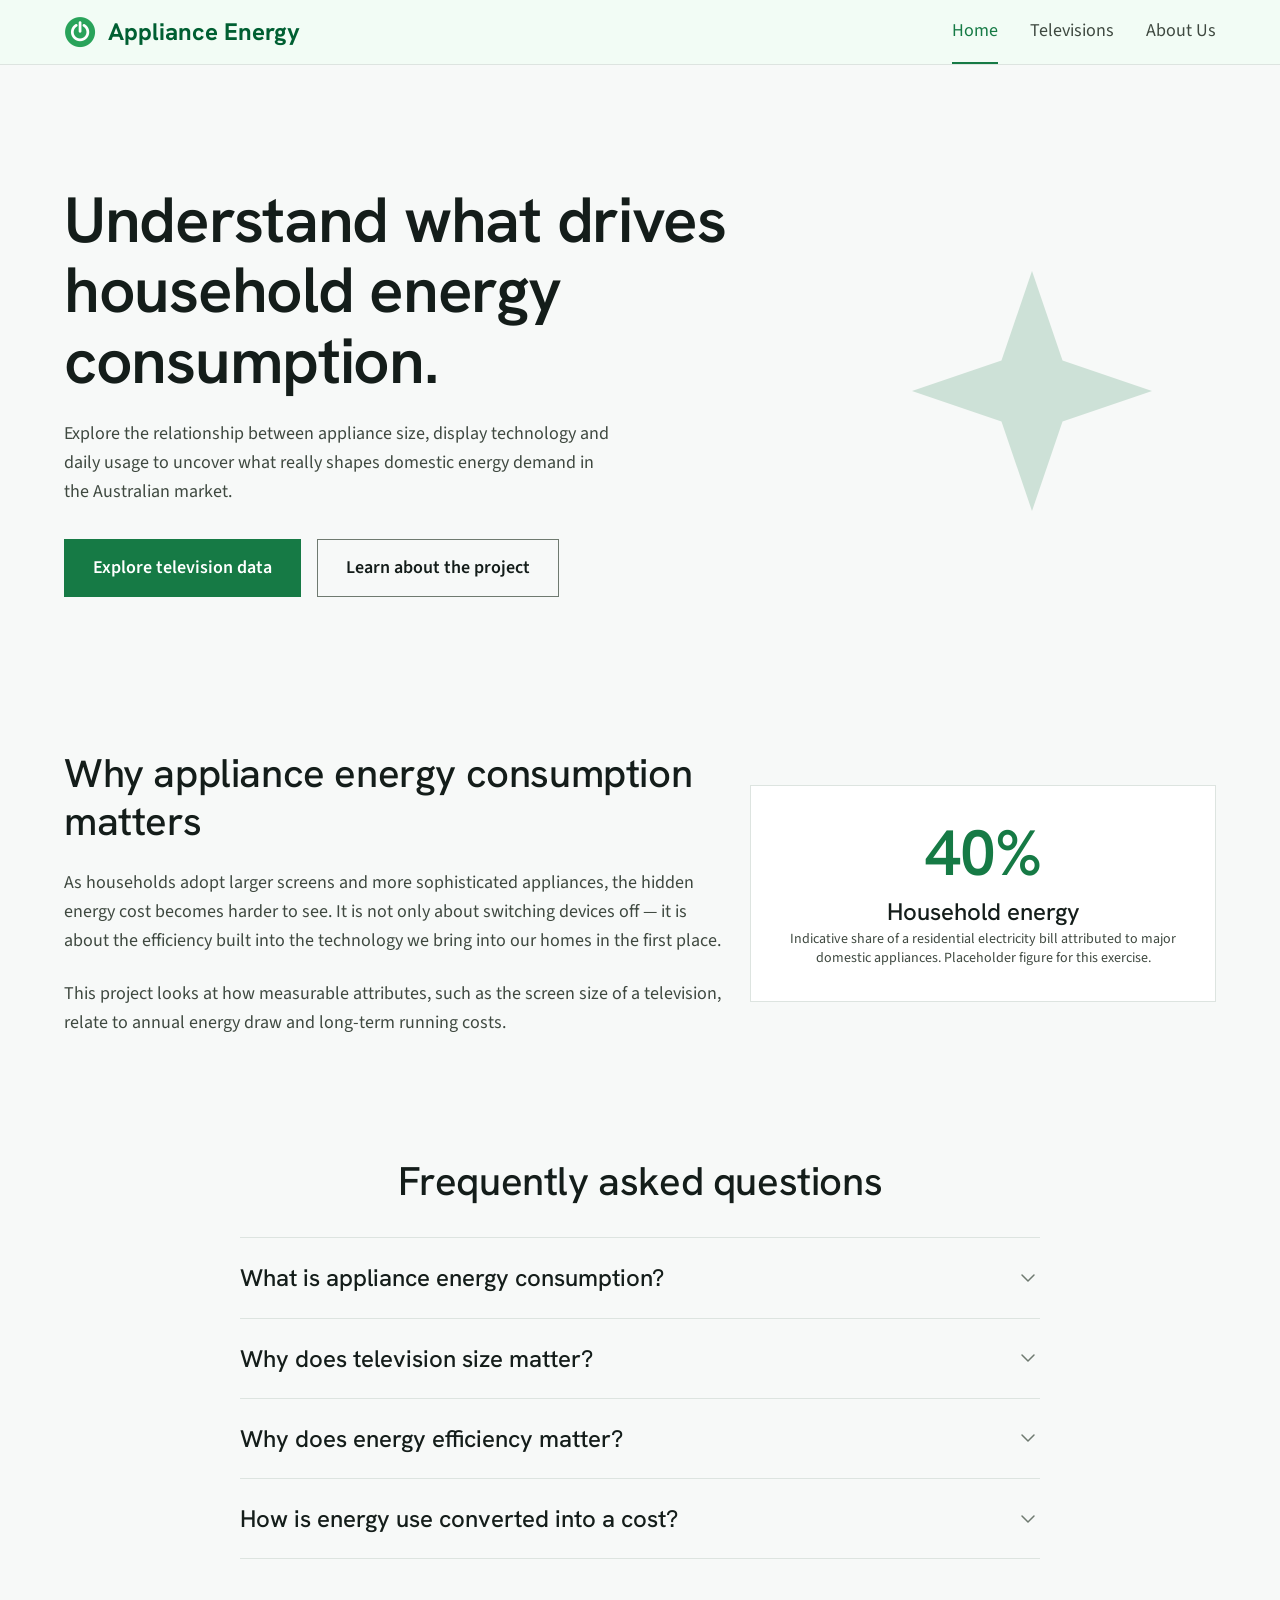
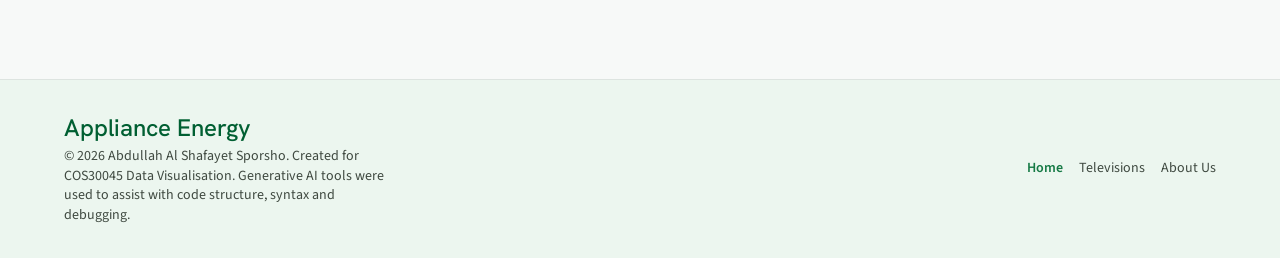
<file: index.html>
<!DOCTYPE html>
<html lang="en">
<head>
    <meta charset="UTF-8">
    <meta name="viewport" content="width=device-width, initial-scale=1.0">
    <title>Home | Appliance Energy Consumption</title>
    <link rel="preconnect" href="https://fonts.googleapis.com">
    <link rel="preconnect" href="https://fonts.gstatic.com" crossorigin>
    <link href="https://fonts.googleapis.com/css2?family=Hanken+Grotesk:wght@500;600;700&family=Source+Sans+3:wght@400;600&display=swap" rel="stylesheet">
    <link rel="stylesheet" href="assets/css/style.css">
</head>
<body>
    <a class="skip-link" href="#main">Skip to content</a>

    <header class="site-header">
        <div class="container navbar">
            <a href="index.html" class="brand" aria-label="Appliance Energy Consumption home">
                <img src="assets/img/PowerIcon.png" alt="Power logo">
                <span class="brand-name">Appliance Energy</span>
            </a>

            <nav id="primary-nav" aria-label="Primary">
                <ul class="nav-links">
                    <li><a class="active" href="index.html">Home</a></li>
                    <li><a href="televisions.html">Televisions</a></li>
                    <li><a href="about.html">About Us</a></li>
                </ul>
            </nav>

            <button class="nav-toggle" id="nav-toggle" type="button"
                    aria-controls="primary-nav" aria-expanded="false" aria-label="Open menu">
                <svg class="icon" viewBox="0 0 24 24" aria-hidden="true">
                    <path d="M4 7h16M4 12h16M4 17h16"></path>
                </svg>
            </button>
        </div>
    </header>

    <main id="main">
        <!-- Hero -->
        <section class="hero">
            <div class="container grid items-center">
                <div class="span-8 hero__copy">
                    <h1 class="display">Understand what drives household energy consumption.</h1>
                    <p class="body-main lead">
                        Explore the relationship between appliance size, display technology
                        and daily usage to uncover what really shapes domestic energy demand
                        in the Australian market.
                    </p>
                    <div class="btn-row">
                        <a class="btn btn--primary" href="televisions.html">Explore television data</a>
                        <a class="btn btn--secondary" href="about.html">Learn about the project</a>
                    </div>
                </div>
                <div class="span-4 hero__motif" aria-hidden="true">
                    <svg viewBox="0 0 200 200" xmlns="http://www.w3.org/2000/svg">
                        <path d="M100 0L125.438 74.5621L200 100L125.438 125.438L100 200L74.5621 125.438L0 100L74.5621 74.5621L100 0Z"></path>
                    </svg>
                </div>
            </div>
        </section>

        <!-- Why it matters -->
        <section class="section">
            <div class="container grid items-center">
                <div class="span-7 stack-md">
                    <h2 class="headline-section">Why appliance energy consumption matters</h2>
                    <p class="body-main">
                        As households adopt larger screens and more sophisticated appliances,
                        the hidden energy cost becomes harder to see. It is not only about
                        switching devices off &mdash; it is about the efficiency built into the
                        technology we bring into our homes in the first place.
                    </p>
                    <p class="body-main">
                        This project looks at how measurable attributes, such as the screen
                        size of a television, relate to annual energy draw and long-term
                        running costs.
                    </p>
                </div>
                <div class="span-5">
                    <div class="stat-card">
                        <span class="stat-card__figure">40%</span>
                        <span class="headline-chart">Household energy</span>
                        <p class="annotation">
                            Indicative share of a residential electricity bill attributed to
                            major domestic appliances. Placeholder figure for this exercise.
                        </p>
                    </div>
                </div>
            </div>
        </section>

        <!-- FAQ -->
        <section class="section">
            <div class="container">
                <h2 class="headline-section text-center mb-md">
                    Frequently asked questions
                </h2>

                <div class="faq-list">
                    <div class="faq-item">
                        <button class="faq-question" type="button" aria-expanded="false">
                            <span>What is appliance energy consumption?</span>
                            <svg class="icon faq-chevron" viewBox="0 0 24 24" aria-hidden="true">
                                <path d="M6 9l6 6 6-6"></path>
                            </svg>
                        </button>
                        <div class="faq-answer">
                            <p class="body-main">
                                Appliance energy consumption is the amount of electrical energy a
                                household device uses over a period of time. It is normally measured
                                in kilowatt hours (kWh) and is a primary factor in a residential
                                electricity bill.
                            </p>
                        </div>
                    </div>

                    <div class="faq-item">
                        <button class="faq-question" type="button" aria-expanded="false">
                            <span>Why does television size matter?</span>
                            <svg class="icon faq-chevron" viewBox="0 0 24 24" aria-hidden="true">
                                <path d="M6 9l6 6 6-6"></path>
                            </svg>
                        </button>
                        <div class="faq-answer">
                            <p class="body-main">
                                The area of a screen is related to how much light it has to produce.
                                Larger screens generally need more power to illuminate, which tends to
                                raise energy consumption even when the panel technology is efficient.
                            </p>
                        </div>
                    </div>

                    <div class="faq-item">
                        <button class="faq-question" type="button" aria-expanded="false">
                            <span>Why does energy efficiency matter?</span>
                            <svg class="icon faq-chevron" viewBox="0 0 24 24" aria-hidden="true">
                                <path d="M6 9l6 6 6-6"></path>
                            </svg>
                        </button>
                        <div class="faq-answer">
                            <p class="body-main">
                                An efficient appliance uses less electricity to do the same job, which
                                can reduce running costs over the life of the product and lower the
                                energy a household draws overall.
                            </p>
                        </div>
                    </div>

                    <div class="faq-item">
                        <button class="faq-question" type="button" aria-expanded="false">
                            <span>How is energy use converted into a cost?</span>
                            <svg class="icon faq-chevron" viewBox="0 0 24 24" aria-hidden="true">
                                <path d="M6 9l6 6 6-6"></path>
                            </svg>
                        </button>
                        <div class="faq-answer">
                            <p class="body-main">
                                Energy use in kilowatt hours is multiplied by the electricity
                                price. Retail tariffs are usually quoted in cents per kilowatt
                                hour, so the price is divided by 100 to work in dollars.
                            </p>
                        </div>
                    </div>
                </div>
            </div>
        </section>
    </main>

    <footer class="site-footer">
        <div class="container">
            <div>
                <div class="site-footer__brand">Appliance Energy</div>
                <p>
                    &copy; <span id="year"></span> Abdullah Al Shafayet Sporsho. Created for COS30045 Data
                    Visualisation. Generative AI tools were used to assist with code
                    structure, syntax and debugging.
                </p>
            </div>
            <nav class="footer-links" aria-label="Footer">
                <a class="active" href="index.html">Home</a>
                <a href="televisions.html">Televisions</a>
                <a href="about.html">About Us</a>
            </nav>
        </div>
    </footer>

    <script src="assets/js/script.js"></script>
</body>
</html>
</file>
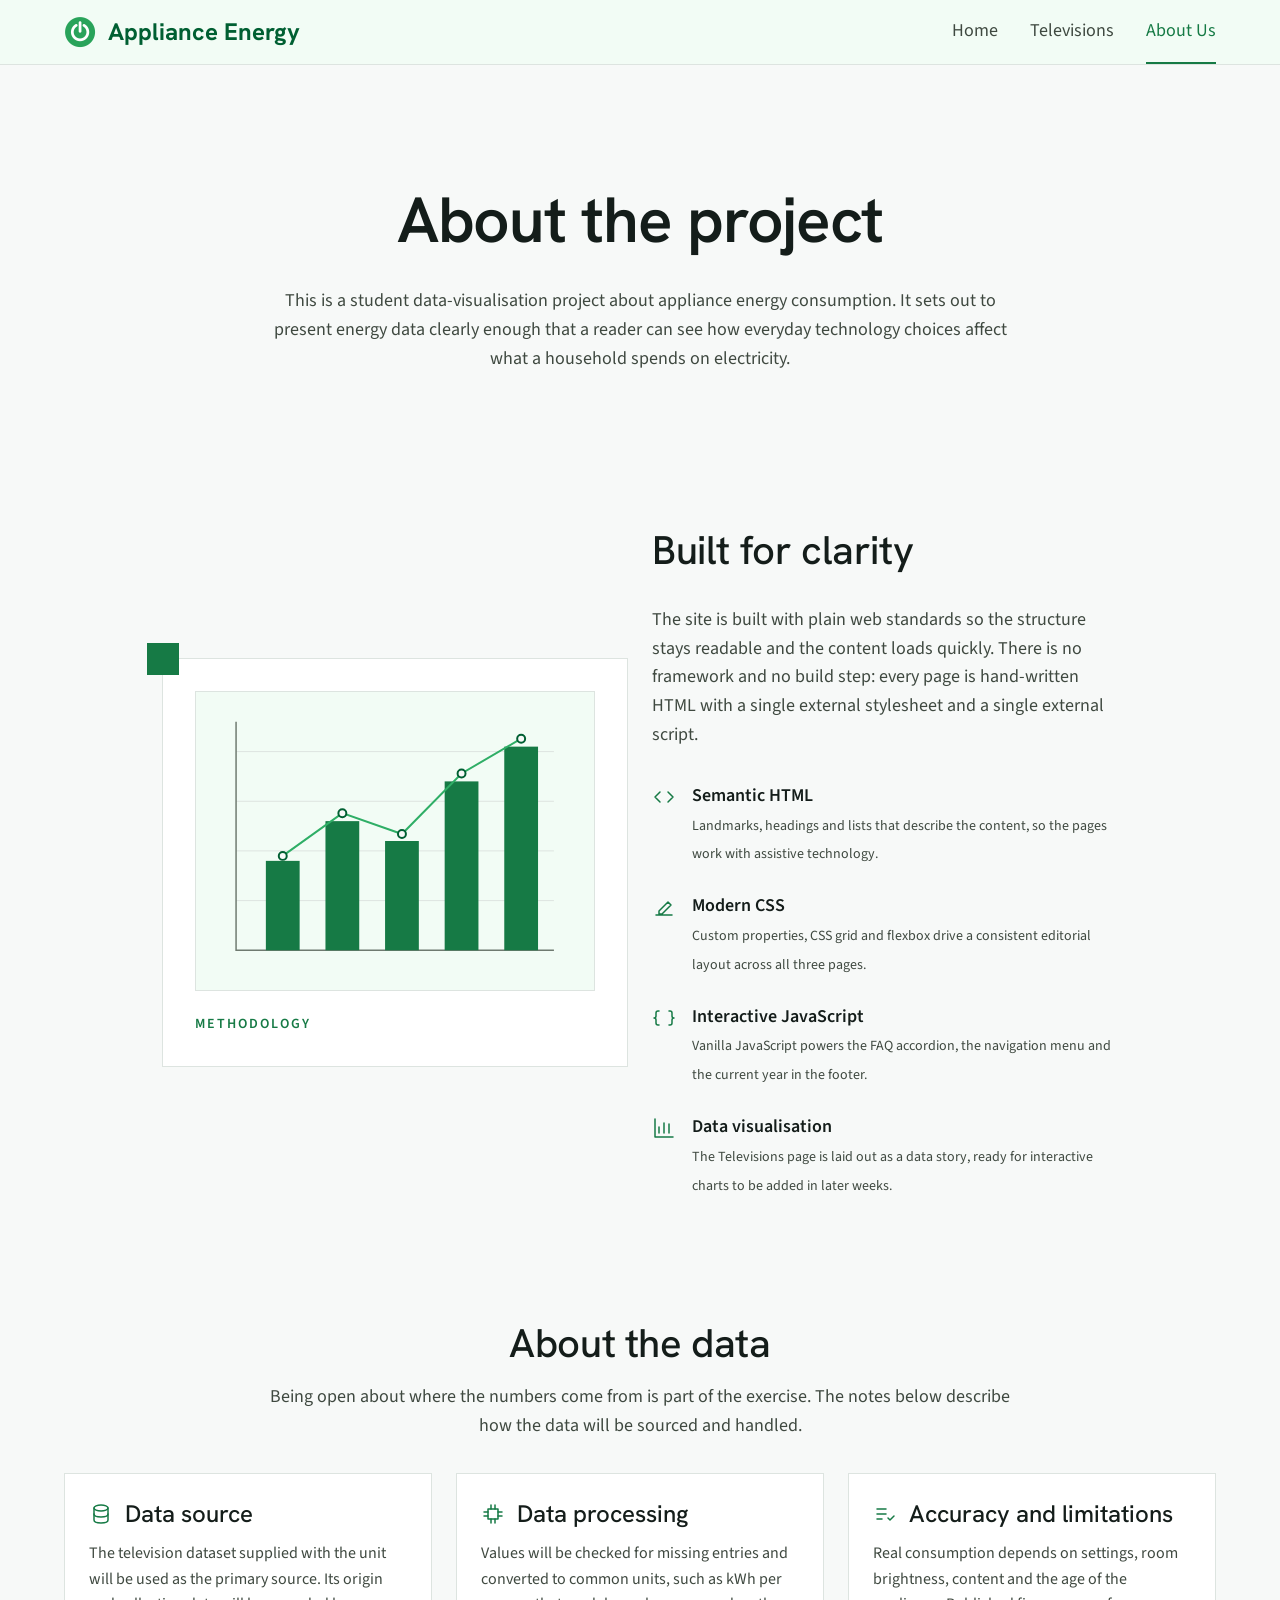
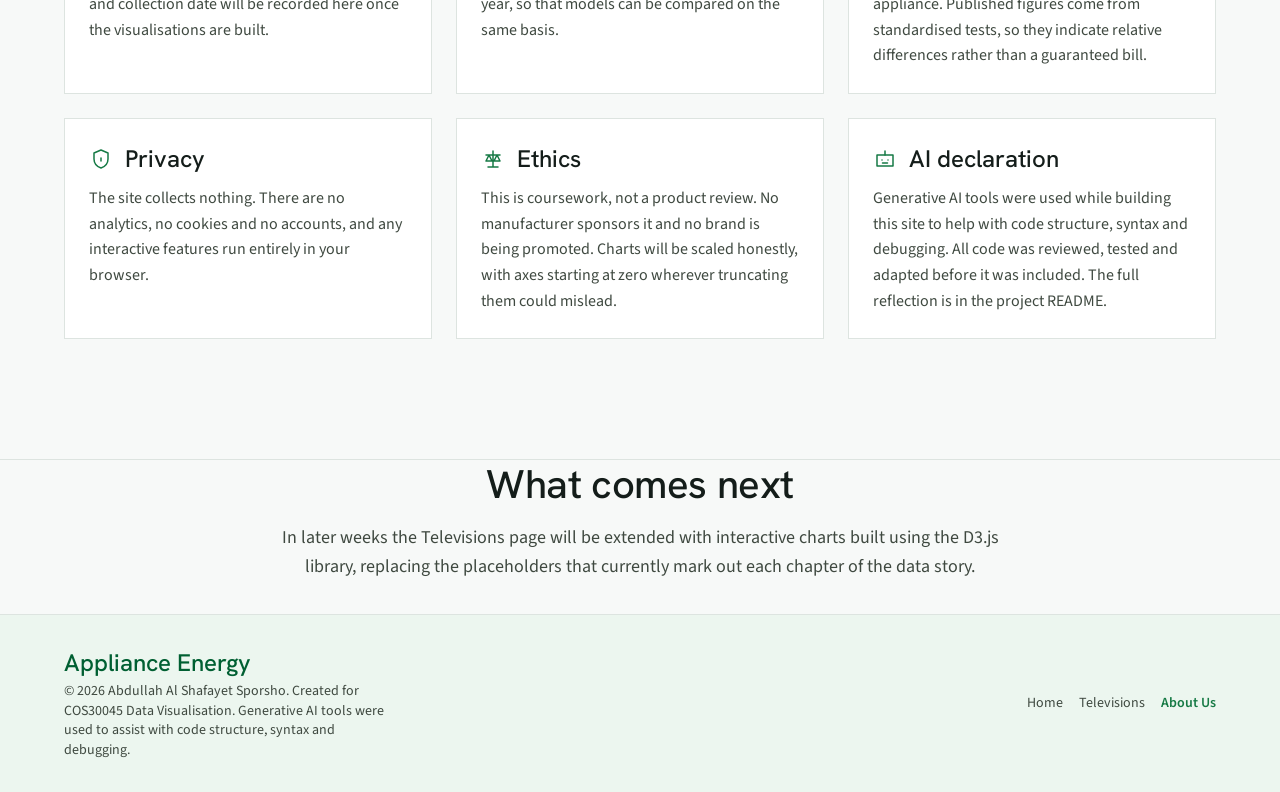
<file: about.html>
<!DOCTYPE html>
<html lang="en">
<head>
    <meta charset="UTF-8">
    <meta name="viewport" content="width=device-width, initial-scale=1.0">
    <title>About Us | Appliance Energy Consumption</title>
    <link rel="preconnect" href="https://fonts.googleapis.com">
    <link rel="preconnect" href="https://fonts.gstatic.com" crossorigin>
    <link href="https://fonts.googleapis.com/css2?family=Hanken+Grotesk:wght@500;600;700&family=Source+Sans+3:wght@400;600&display=swap" rel="stylesheet">
    <link rel="stylesheet" href="assets/css/style.css">
</head>
<body>
    <a class="skip-link" href="#main">Skip to content</a>

    <header class="site-header">
        <div class="container navbar">
            <a href="index.html" class="brand" aria-label="Appliance Energy Consumption home">
                <img src="assets/img/PowerIcon.png" alt="Power logo">
                <span class="brand-name">Appliance Energy</span>
            </a>

            <nav id="primary-nav" aria-label="Primary">
                <ul class="nav-links">
                    <li><a href="index.html">Home</a></li>
                    <li><a href="televisions.html">Televisions</a></li>
                    <li><a class="active" href="about.html">About Us</a></li>
                </ul>
            </nav>

            <button class="nav-toggle" id="nav-toggle" type="button"
                    aria-controls="primary-nav" aria-expanded="false" aria-label="Open menu">
                <svg class="icon" viewBox="0 0 24 24" aria-hidden="true">
                    <path d="M4 7h16M4 12h16M4 17h16"></path>
                </svg>
            </button>
        </div>
    </header>

    <main id="main">
        <!-- Hero -->
        <section class="hero">
            <div class="container grid">
                <div class="col-centered text-center">
                    <h1 class="display mb-md">About the project</h1>
                    <p class="body-main">
                        This is a student data-visualisation project about appliance energy
                        consumption. It sets out to present energy data clearly enough that a
                        reader can see how everyday technology choices affect what a household
                        spends on electricity.
                    </p>
                </div>
            </div>
        </section>

        <!-- Built for clarity -->
        <section class="section">
            <div class="container grid items-center">
                <div class="col-offset-2">
                    <div class="card card--tabbed">
                        <div class="method-figure">
                            <!-- Decorative figure: an abstract chart drawn in SVG so the page
                                 has no external image dependency. -->
                            <svg viewBox="0 0 400 300" xmlns="http://www.w3.org/2000/svg" aria-hidden="true">
                                <g stroke="#dde4e0" stroke-width="1">
                                    <path d="M40 60h320M40 110h320M40 160h320M40 210h320"></path>
                                </g>
                                <path d="M40 30v230h320" fill="none" stroke="#6f7a70" stroke-width="1.5"></path>
                                <g fill="#167a45">
                                    <rect x="70" y="170" width="34" height="90"></rect>
                                    <rect x="130" y="130" width="34" height="130"></rect>
                                    <rect x="190" y="150" width="34" height="110"></rect>
                                    <rect x="250" y="90" width="34" height="170"></rect>
                                    <rect x="310" y="55" width="34" height="205"></rect>
                                </g>
                                <path d="M87 165 L147 122 L207 143 L267 82 L327 47" fill="none"
                                      stroke="#2fae66" stroke-width="2"></path>
                                <g fill="#f7f9f8" stroke="#005f32" stroke-width="2">
                                    <circle cx="87" cy="165" r="4"></circle>
                                    <circle cx="147" cy="122" r="4"></circle>
                                    <circle cx="207" cy="143" r="4"></circle>
                                    <circle cx="267" cy="82" r="4"></circle>
                                    <circle cx="327" cy="47" r="4"></circle>
                                </g>
                            </svg>
                        </div>
                        <p class="eyebrow">Methodology</p>
                    </div>
                </div>

                <div class="span-5">
                    <h2 class="headline-section mb-md">Built for clarity</h2>
                    <p class="body-main mb-md">
                        The site is built with plain web standards so the structure stays readable
                        and the content loads quickly. There is no framework and no build step:
                        every page is hand-written HTML with a single external stylesheet and a
                        single external script.
                    </p>
                    <ul class="method-list">
                        <li>
                            <svg class="icon" viewBox="0 0 24 24" aria-hidden="true">
                                <path d="M8 7l-5 5 5 5M16 7l5 5-5 5"></path>
                            </svg>
                            <div>
                                <strong>Semantic HTML</strong>
                                <span class="annotation">
                                    Landmarks, headings and lists that describe the content, so the
                                    pages work with assistive technology.
                                </span>
                            </div>
                        </li>
                        <li>
                            <svg class="icon" viewBox="0 0 24 24" aria-hidden="true">
                                <path d="M4 20h16M7 16l9-9 3 3-9 9H7z"></path>
                            </svg>
                            <div>
                                <strong>Modern CSS</strong>
                                <span class="annotation">
                                    Custom properties, CSS grid and flexbox drive a consistent
                                    editorial layout across all three pages.
                                </span>
                            </div>
                        </li>
                        <li>
                            <svg class="icon" viewBox="0 0 24 24" aria-hidden="true">
                                <path d="M7 5H6a2 2 0 00-2 2v3a2 2 0 01-2 2 2 2 0 012 2v3a2 2 0 002 2h1M17 5h1a2 2 0 012 2v3a2 2 0 002 2 2 2 0 00-2 2v3a2 2 0 01-2 2h-1"></path>
                            </svg>
                            <div>
                                <strong>Interactive JavaScript</strong>
                                <span class="annotation">
                                    Vanilla JavaScript powers the FAQ accordion, the navigation
                                    menu and the current year in the footer.
                                </span>
                            </div>
                        </li>
                        <li>
                            <svg class="icon" viewBox="0 0 24 24" aria-hidden="true">
                                <path d="M3 3v18h18M7 17v-6M12 17V7M17 17v-9"></path>
                            </svg>
                            <div>
                                <strong>Data visualisation</strong>
                                <span class="annotation">
                                    The Televisions page is laid out as a data story, ready for
                                    interactive charts to be added in later weeks.
                                </span>
                            </div>
                        </li>
                    </ul>
                </div>
            </div>
        </section>

        <!-- About the data -->
        <section class="section">
            <div class="container">
                <div class="grid mb-md">
                    <div class="col-centered text-center">
                        <h2 class="headline-section mb-sm">About the data</h2>
                        <p class="body-main">
                            Being open about where the numbers come from is part of the exercise.
                            The notes below describe how the data will be sourced and handled.
                        </p>
                    </div>
                </div>

                <div class="data-grid">
                    <article class="data-card" id="data-source">
                        <div class="data-card__head">
                            <svg class="icon" viewBox="0 0 24 24" aria-hidden="true">
                                <ellipse cx="12" cy="6" rx="7" ry="3"></ellipse>
                                <path d="M5 6v12c0 1.7 3.1 3 7 3s7-1.3 7-3V6"></path>
                                <path d="M5 12c0 1.7 3.1 3 7 3s7-1.3 7-3"></path>
                            </svg>
                            <h3>Data source</h3>
                        </div>
                        <p>
                            The television dataset supplied with the unit will be used as the
                            primary source. Its origin and collection date will be recorded here
                            once the visualisations are built.
                        </p>
                    </article>

                    <article class="data-card" id="data-processing">
                        <div class="data-card__head">
                            <svg class="icon" viewBox="0 0 24 24" aria-hidden="true">
                                <rect x="7" y="7" width="10" height="10"></rect>
                                <path d="M10 3v4M14 3v4M10 17v4M14 17v4M3 10h4M3 14h4M17 10h4M17 14h4"></path>
                            </svg>
                            <h3>Data processing</h3>
                        </div>
                        <p>
                            Values will be checked for missing entries and converted to common
                            units, such as kWh per year, so that models can be compared on the
                            same basis.
                        </p>
                    </article>

                    <article class="data-card" id="limitations">
                        <div class="data-card__head">
                            <svg class="icon" viewBox="0 0 24 24" aria-hidden="true">
                                <path d="M4 7h9M4 12h9M4 17h5"></path>
                                <path d="M15 16l2 2 4-4"></path>
                            </svg>
                            <h3>Accuracy and limitations</h3>
                        </div>
                        <p>
                            Real consumption depends on settings, room brightness, content and the
                            age of the appliance. Published figures come from standardised tests,
                            so they indicate relative differences rather than a guaranteed bill.
                        </p>
                    </article>

                    <article class="data-card" id="privacy">
                        <div class="data-card__head">
                            <svg class="icon" viewBox="0 0 24 24" aria-hidden="true">
                                <path d="M12 3l7 3v6c0 4.4-3 7.6-7 9-4-1.4-7-4.6-7-9V6z"></path>
                                <path d="M12 11v3"></path>
                            </svg>
                            <h3>Privacy</h3>
                        </div>
                        <p>
                            The site collects nothing. There are no analytics, no cookies and no
                            accounts, and any interactive features run entirely in your browser.
                        </p>
                    </article>

                    <article class="data-card" id="ethics">
                        <div class="data-card__head">
                            <svg class="icon" viewBox="0 0 24 24" aria-hidden="true">
                                <path d="M12 4v16M7 20h10M5 8h14M8 8l-3 6h6zM16 8l-3 6h6z"></path>
                            </svg>
                            <h3>Ethics</h3>
                        </div>
                        <p>
                            This is coursework, not a product review. No manufacturer sponsors it
                            and no brand is being promoted. Charts will be scaled honestly, with
                            axes starting at zero wherever truncating them could mislead.
                        </p>
                    </article>

                    <article class="data-card" id="ai-declaration">
                        <div class="data-card__head">
                            <svg class="icon" viewBox="0 0 24 24" aria-hidden="true">
                                <rect x="4" y="8" width="16" height="11"></rect>
                                <path d="M12 4v4M9 13h.01M15 13h.01M9.5 16h5"></path>
                            </svg>
                            <h3>AI declaration</h3>
                        </div>
                        <p>
                            Generative AI tools were used while building this site to help with
                            code structure, syntax and debugging. All code was reviewed, tested
                            and adapted before it was included. The full reflection is in the
                            project README.
                        </p>
                    </article>
                </div>
            </div>
        </section>

        <!-- What comes next -->
        <section class="section section--ruled section--tight">
            <div class="container grid">
                <div class="col-centered text-center">
                    <h2 class="headline-section mb-sm">What comes next</h2>
                    <p class="body-main">
                        In later weeks the Televisions page will be extended with interactive
                        charts built using the D3.js library, replacing the placeholders that
                        currently mark out each chapter of the data story.
                    </p>
                </div>
            </div>
        </section>
    </main>

    <footer class="site-footer">
        <div class="container">
            <div>
                <div class="site-footer__brand">Appliance Energy</div>
                <p>
                    &copy; <span id="year"></span> Abdullah Al Shafayet Sporsho. Created for COS30045 Data
                    Visualisation. Generative AI tools were used to assist with code
                    structure, syntax and debugging.
                </p>
            </div>
            <nav class="footer-links" aria-label="Footer">
                <a href="index.html">Home</a>
                <a href="televisions.html">Televisions</a>
                <a class="active" href="about.html">About Us</a>
            </nav>
        </div>
    </footer>

    <script src="assets/js/script.js"></script>
</body>
</html>
</file>
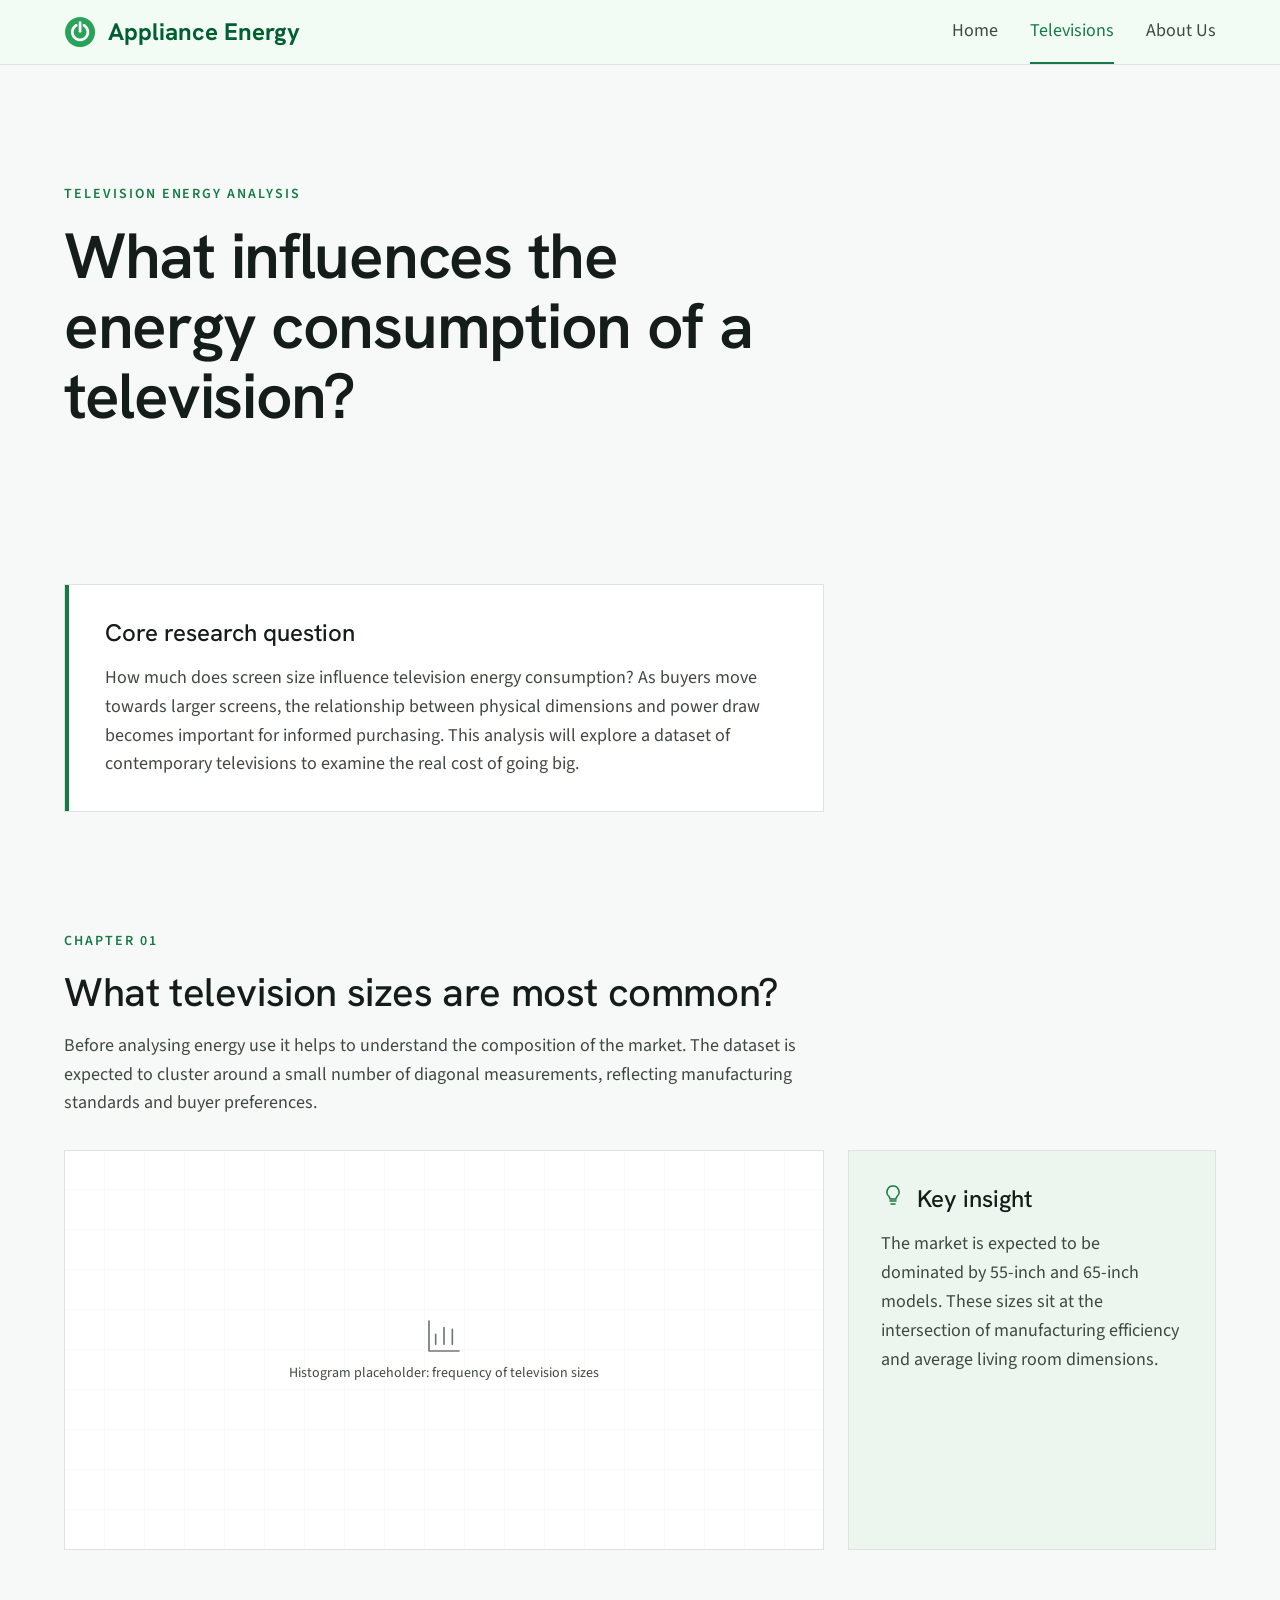
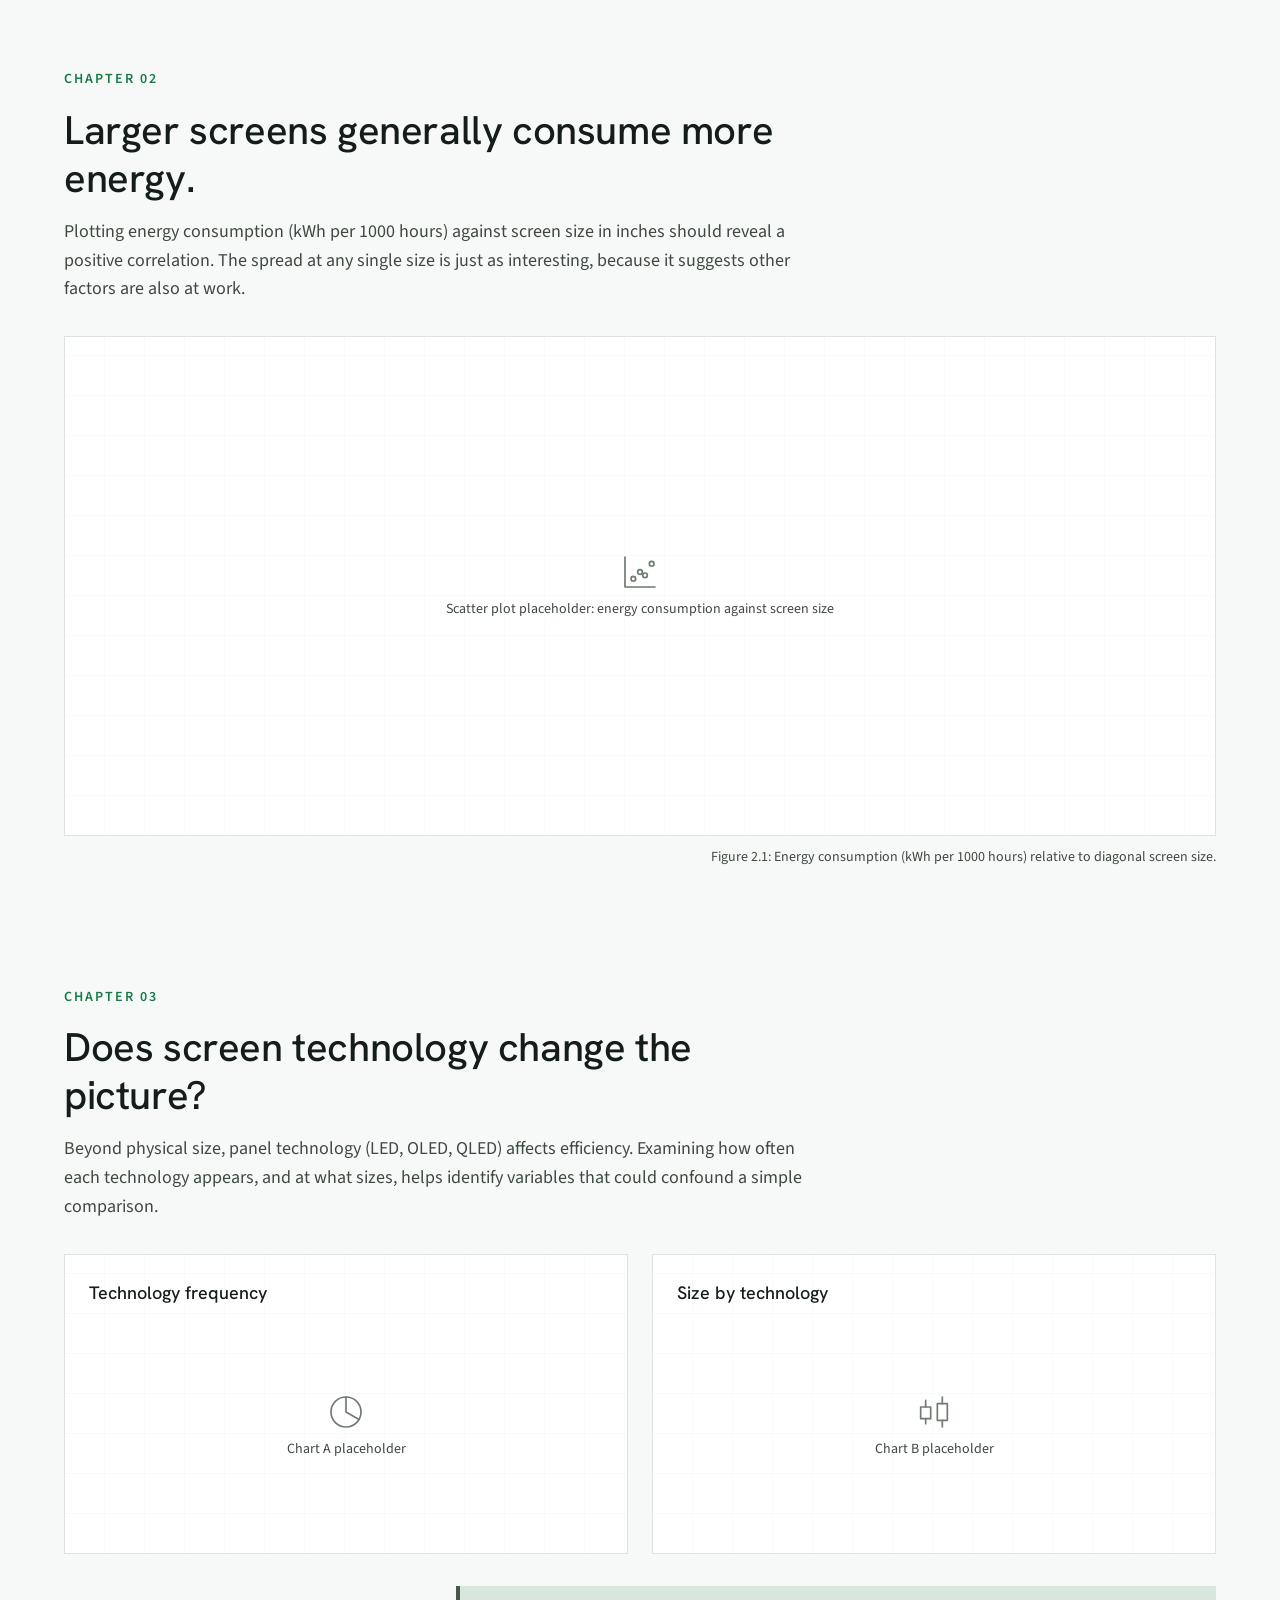
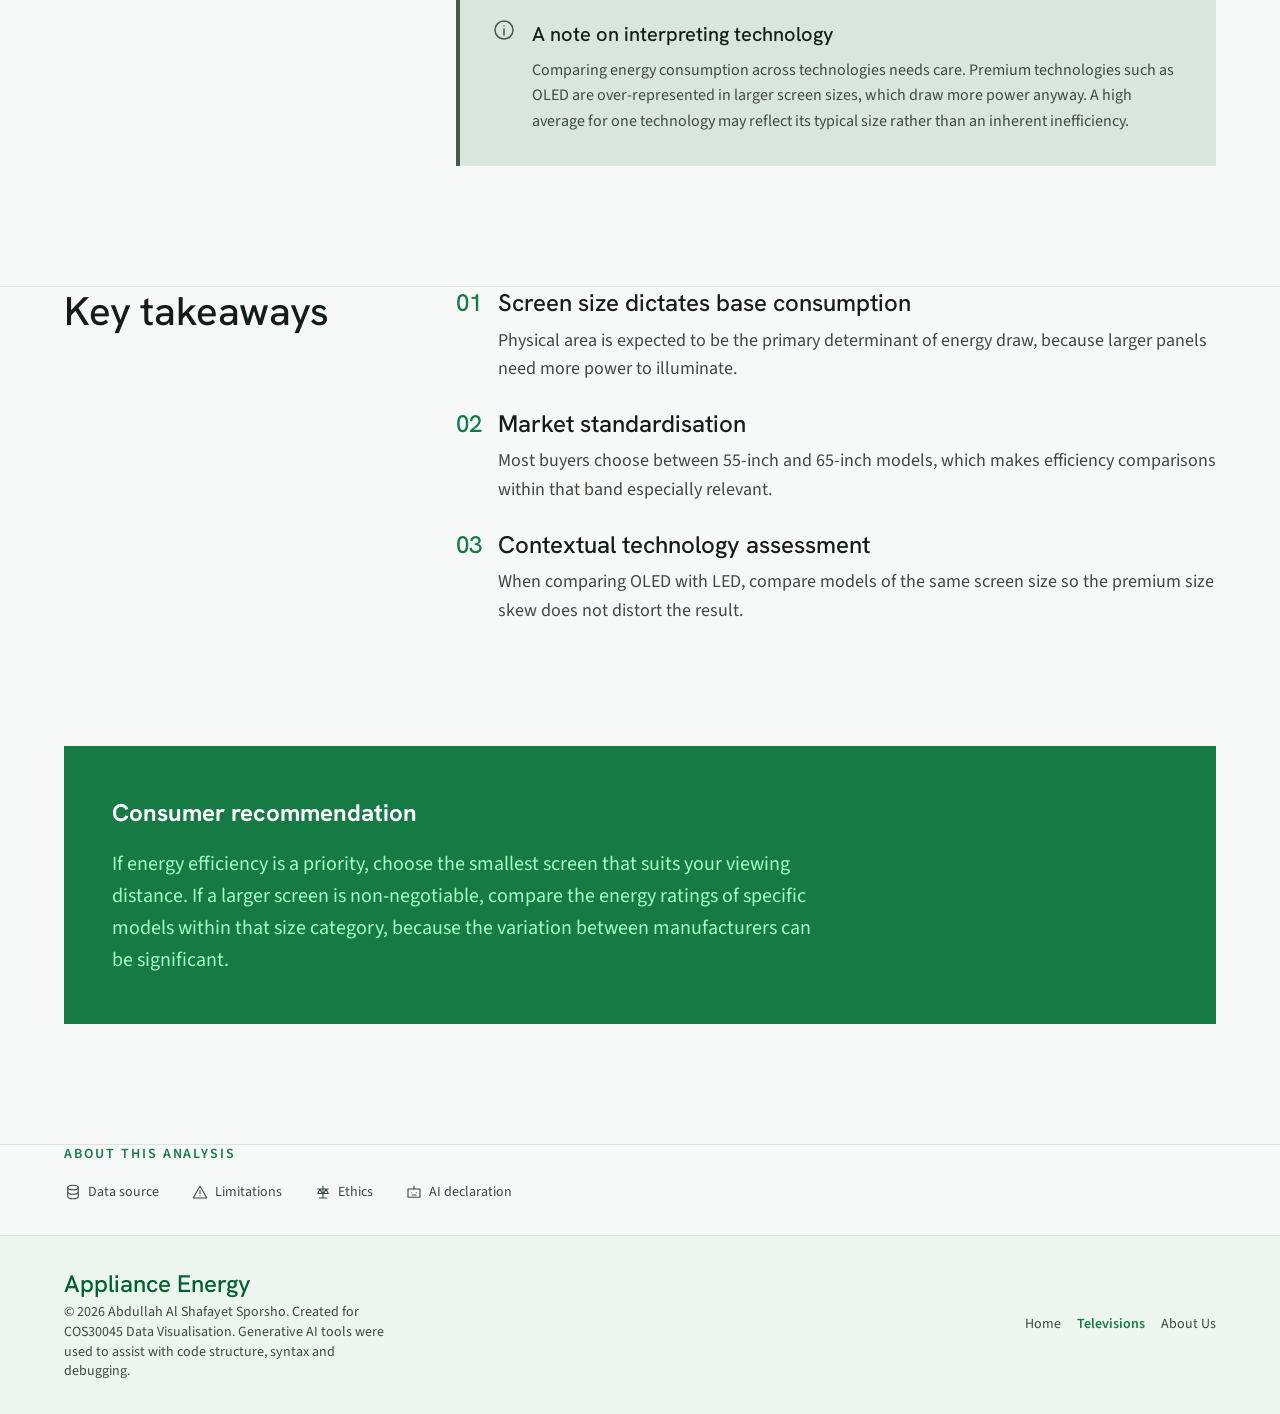
<file: televisions.html>
<!DOCTYPE html>
<html lang="en">
<head>
    <meta charset="UTF-8">
    <meta name="viewport" content="width=device-width, initial-scale=1.0">
    <title>Televisions | Appliance Energy Consumption</title>
    <link rel="preconnect" href="https://fonts.googleapis.com">
    <link rel="preconnect" href="https://fonts.gstatic.com" crossorigin>
    <link href="https://fonts.googleapis.com/css2?family=Hanken+Grotesk:wght@500;600;700&family=Source+Sans+3:wght@400;600&display=swap" rel="stylesheet">
    <link rel="stylesheet" href="assets/css/style.css">
</head>
<body>
    <a class="skip-link" href="#main">Skip to content</a>

    <header class="site-header">
        <div class="container navbar">
            <a href="index.html" class="brand" aria-label="Appliance Energy Consumption home">
                <img src="assets/img/PowerIcon.png" alt="Power logo">
                <span class="brand-name">Appliance Energy</span>
            </a>

            <nav id="primary-nav" aria-label="Primary">
                <ul class="nav-links">
                    <li><a href="index.html">Home</a></li>
                    <li><a class="active" href="televisions.html">Televisions</a></li>
                    <li><a href="about.html">About Us</a></li>
                </ul>
            </nav>

            <button class="nav-toggle" id="nav-toggle" type="button"
                    aria-controls="primary-nav" aria-expanded="false" aria-label="Open menu">
                <svg class="icon" viewBox="0 0 24 24" aria-hidden="true">
                    <path d="M4 7h16M4 12h16M4 17h16"></path>
                </svg>
            </button>
        </div>
    </header>

    <main id="main">
        <!-- Hero -->
        <section class="hero">
            <div class="container">
                <p class="eyebrow mb-sm">Television energy analysis</p>
                <h1 class="display display--narrow">
                    What influences the energy consumption of a television?
                </h1>
            </div>
        </section>

        <!-- Research question -->
        <section class="section">
            <div class="container grid">
                <div class="span-8">
                    <div class="card card--ruled">
                        <h2 class="headline-chart mb-sm">Core research question</h2>
                        <p class="body-main">
                            How much does screen size influence television energy consumption?
                            As buyers move towards larger screens, the relationship between
                            physical dimensions and power draw becomes important for informed
                            purchasing. This analysis will explore a dataset of contemporary
                            televisions to examine the real cost of going big.
                        </p>
                    </div>
                </div>
            </div>
        </section>

        <!-- Chapter 01 -->
        <section class="section">
            <div class="container">
                <div class="grid mb-md">
                    <div class="span-8 stack-sm">
                        <p class="eyebrow">Chapter 01</p>
                        <h2 class="headline-section">What television sizes are most common?</h2>
                        <p class="body-main">
                            Before analysing energy use it helps to understand the composition of
                            the market. The dataset is expected to cluster around a small number
                            of diagonal measurements, reflecting manufacturing standards and
                            buyer preferences.
                        </p>
                    </div>
                </div>

                <div class="grid">
                    <div class="span-8">
                        <div class="chart-frame">
                            <div class="chart-frame__paper" aria-hidden="true"></div>
                            <div class="chart-frame__label">
                                <svg class="icon icon--lg" viewBox="0 0 24 24" aria-hidden="true">
                                    <path d="M3 3v18h18M7 17v-6M12 17V7M17 17v-9"></path>
                                </svg>
                                <p class="annotation">Histogram placeholder: frequency of television sizes</p>
                            </div>
                        </div>
                    </div>
                    <div class="span-4">
                        <div class="insight-card">
                            <div class="insight-card__head">
                                <svg class="icon" viewBox="0 0 24 24" aria-hidden="true">
                                    <path d="M9 18h6M10 21h4M12 3a6 6 0 00-4 10.5c.6.7 1 1.5 1 2.5h6c0-1 .4-1.8 1-2.5A6 6 0 0012 3z"></path>
                                </svg>
                                <h3 class="headline-chart">Key insight</h3>
                            </div>
                            <p class="body-main">
                                The market is expected to be dominated by 55-inch and 65-inch
                                models. These sizes sit at the intersection of manufacturing
                                efficiency and average living room dimensions.
                            </p>
                        </div>
                    </div>
                </div>
            </div>
        </section>

        <!-- Chapter 02 -->
        <section class="section">
            <div class="container">
                <div class="grid mb-md">
                    <div class="span-8 stack-sm">
                        <p class="eyebrow">Chapter 02</p>
                        <h2 class="headline-section">Larger screens generally consume more energy.</h2>
                        <p class="body-main">
                            Plotting energy consumption (kWh per 1000 hours) against screen size
                            in inches should reveal a positive correlation. The spread at any
                            single size is just as interesting, because it suggests other factors
                            are also at work.
                        </p>
                    </div>
                </div>

                <div class="chart-frame chart-frame--tall">
                    <div class="chart-frame__paper" aria-hidden="true"></div>
                    <div class="chart-frame__label">
                        <svg class="icon icon--lg" viewBox="0 0 24 24" aria-hidden="true">
                            <path d="M3 3v18h18"></path>
                            <circle cx="8" cy="16" r="1.4"></circle>
                            <circle cx="12" cy="12" r="1.4"></circle>
                            <circle cx="15" cy="14" r="1.4"></circle>
                            <circle cx="19" cy="7" r="1.4"></circle>
                        </svg>
                        <p class="annotation">Scatter plot placeholder: energy consumption against screen size</p>
                    </div>
                </div>
                <p class="figure-caption">
                    Figure 2.1: Energy consumption (kWh per 1000 hours) relative to diagonal screen size.
                </p>
            </div>
        </section>

        <!-- Chapter 03 -->
        <section class="section">
            <div class="container">
                <div class="grid mb-md">
                    <div class="span-8 stack-sm">
                        <p class="eyebrow">Chapter 03</p>
                        <h2 class="headline-section">Does screen technology change the picture?</h2>
                        <p class="body-main">
                            Beyond physical size, panel technology (LED, OLED, QLED) affects
                            efficiency. Examining how often each technology appears, and at what
                            sizes, helps identify variables that could confound a simple
                            comparison.
                        </p>
                    </div>
                </div>

                <div class="grid mb-md">
                    <div class="span-6">
                        <div class="chart-frame chart-frame--short">
                            <h3 class="chart-frame__title">Technology frequency</h3>
                            <div class="chart-frame__paper" aria-hidden="true"></div>
                            <div class="chart-frame__label">
                                <svg class="icon icon--lg" viewBox="0 0 24 24" aria-hidden="true">
                                    <circle cx="12" cy="12" r="9"></circle>
                                    <path d="M12 12V3M12 12l7.8 4.5"></path>
                                </svg>
                                <p class="annotation">Chart A placeholder</p>
                            </div>
                        </div>
                    </div>
                    <div class="span-6">
                        <div class="chart-frame chart-frame--short">
                            <h3 class="chart-frame__title">Size by technology</h3>
                            <div class="chart-frame__paper" aria-hidden="true"></div>
                            <div class="chart-frame__label">
                                <svg class="icon icon--lg" viewBox="0 0 24 24" aria-hidden="true">
                                    <rect x="4" y="9" width="6" height="7"></rect>
                                    <rect x="14" y="7" width="6" height="10"></rect>
                                    <path d="M7 5v4M7 16v3M17 3v4M17 17v4"></path>
                                </svg>
                                <p class="annotation">Chart B placeholder</p>
                            </div>
                        </div>
                    </div>
                </div>

                <div class="grid">
                    <div class="offset-right">
                        <div class="note-panel">
                            <svg class="icon" viewBox="0 0 24 24" aria-hidden="true">
                                <circle cx="12" cy="12" r="9"></circle>
                                <path d="M12 11v6M12 8h.01"></path>
                            </svg>
                            <div>
                                <h3>A note on interpreting technology</h3>
                                <p>
                                    Comparing energy consumption across technologies needs care.
                                    Premium technologies such as OLED are over-represented in larger
                                    screen sizes, which draw more power anyway. A high average for one
                                    technology may reflect its typical size rather than an inherent
                                    inefficiency.
                                </p>
                            </div>
                        </div>
                    </div>
                </div>
            </div>
        </section>

        <!-- Takeaways -->
        <section class="section section--ruled">
            <div class="container">
                <div class="grid mb-lg">
                    <div class="span-4">
                        <h2 class="headline-section">Key takeaways</h2>
                    </div>
                    <div class="span-8 stack-md">
                        <div class="takeaway">
                            <span class="takeaway__num">01</span>
                            <div>
                                <h3>Screen size dictates base consumption</h3>
                                <p class="body-main">
                                    Physical area is expected to be the primary determinant of energy
                                    draw, because larger panels need more power to illuminate.
                                </p>
                            </div>
                        </div>
                        <div class="takeaway">
                            <span class="takeaway__num">02</span>
                            <div>
                                <h3>Market standardisation</h3>
                                <p class="body-main">
                                    Most buyers choose between 55-inch and 65-inch models, which makes
                                    efficiency comparisons within that band especially relevant.
                                </p>
                            </div>
                        </div>
                        <div class="takeaway">
                            <span class="takeaway__num">03</span>
                            <div>
                                <h3>Contextual technology assessment</h3>
                                <p class="body-main">
                                    When comparing OLED with LED, compare models of the same screen
                                    size so the premium size skew does not distort the result.
                                </p>
                            </div>
                        </div>
                    </div>
                </div>

                <div class="recommend-panel">
                    <h3>Consumer recommendation</h3>
                    <p>
                        If energy efficiency is a priority, choose the smallest screen that suits
                        your viewing distance. If a larger screen is non-negotiable, compare the
                        energy ratings of specific models within that size category, because the
                        variation between manufacturers can be significant.
                    </p>
                </div>
            </div>
        </section>

        <!-- Data transparency -->
        <section class="section section--tight">
            <div class="container rule-top">
                <h2 class="eyebrow mb-sm">About this analysis</h2>
                <div class="link-row">
                    <a href="about.html#data-source">
                        <svg class="icon icon--sm" viewBox="0 0 24 24" aria-hidden="true">
                            <ellipse cx="12" cy="6" rx="7" ry="3"></ellipse>
                            <path d="M5 6v12c0 1.7 3.1 3 7 3s7-1.3 7-3V6"></path>
                            <path d="M5 12c0 1.7 3.1 3 7 3s7-1.3 7-3"></path>
                        </svg>
                        Data source
                    </a>
                    <a href="about.html#limitations">
                        <svg class="icon icon--sm" viewBox="0 0 24 24" aria-hidden="true">
                            <path d="M12 4l9 16H3z"></path>
                            <path d="M12 10v4M12 17h.01"></path>
                        </svg>
                        Limitations
                    </a>
                    <a href="about.html#ethics">
                        <svg class="icon icon--sm" viewBox="0 0 24 24" aria-hidden="true">
                            <path d="M12 4v16M7 20h10M5 8h14M8 8l-3 6h6zM16 8l-3 6h6z"></path>
                        </svg>
                        Ethics
                    </a>
                    <a href="about.html#ai-declaration">
                        <svg class="icon icon--sm" viewBox="0 0 24 24" aria-hidden="true">
                            <rect x="4" y="8" width="16" height="11"></rect>
                            <path d="M12 4v4M9 13h.01M15 13h.01M9.5 16h5"></path>
                        </svg>
                        AI declaration
                    </a>
                </div>
            </div>
        </section>
    </main>

    <footer class="site-footer">
        <div class="container">
            <div>
                <div class="site-footer__brand">Appliance Energy</div>
                <p>
                    &copy; <span id="year"></span> Abdullah Al Shafayet Sporsho. Created for COS30045 Data
                    Visualisation. Generative AI tools were used to assist with code
                    structure, syntax and debugging.
                </p>
            </div>
            <nav class="footer-links" aria-label="Footer">
                <a href="index.html">Home</a>
                <a class="active" href="televisions.html">Televisions</a>
                <a href="about.html">About Us</a>
            </nav>
        </div>
    </footer>

    <script src="assets/js/script.js"></script>
</body>
</html>
</file>
<file: assets/css/style.css>
/* ============================================================
   Appliance Energy Consumption
   Editorial data-visualisation design system.

   Aesthetic: modern minimalism, scientific-journal structure.
   Sharp 0px corners, no shadows, 1px tonal outlines, generous
   whitespace, a strict 12-column grid.
   ============================================================ */

/* ------------------------------------------------------------
   1. Design tokens
   ------------------------------------------------------------ */
:root {
    /* Surfaces */
    --surface: #f7f9f8;              /* page canvas */
    --surface-card: #ffffff;         /* cards and story chapters */
    --surface-low: #ecf6ef;          /* footer, insight panels */
    --surface-tint: #f2fcf5;

    /* Text */
    --on-surface: #141d1a;
    --on-surface-variant: #3f4940;

    /* Greens */
    --primary: #167a45;              /* primary accent, buttons, active */
    --primary-dark: #005f32;         /* brand, hover on primary */
    --energy-green: #2fae66;         /* data accents */
    --on-primary: #ffffff;
    --on-primary-container: #a9ffc1;

    /* Neutrals */
    --outline: #6f7a70;
    --outline-variant: #dde4e0;
    --tertiary: #49554f;
    --tertiary-fixed: #d9e6de;
    --on-tertiary-fixed: #131e19;

    /* Feedback */
    --error: #ba1a1a;
    --error-container: #ffdad6;

    /* Type */
    --font-display: "Hanken Grotesk", "Segoe UI", Arial, sans-serif;
    --font-body: "Source Sans 3", "Segoe UI", Arial, sans-serif;

    /* Spacing rhythm (4px unit) */
    --gutter: 24px;
    --stack-gap: 32px;
    --section-gap: 120px;
    --margin-page: 64px;
    --container-max: 1280px;

    --transition: 200ms linear;
}

/* ------------------------------------------------------------
   2. Reset and base
   ------------------------------------------------------------ */
* {
    box-sizing: border-box;
    margin: 0;
    padding: 0;
}

html {
    scroll-behavior: smooth;
}

body {
    font-family: var(--font-body);
    font-size: 18px;
    font-weight: 400;
    line-height: 1.6;
    background-color: var(--surface);
    color: var(--on-surface);
    -webkit-font-smoothing: antialiased;
    display: flex;
    flex-direction: column;
    min-height: 100vh;
}

img {
    max-width: 100%;
    display: block;
}

a {
    color: var(--primary);
}

ul {
    list-style: none;
}

/* Every interactive element gets a visible, sharp focus ring. */
a:focus-visible,
button:focus-visible,
input:focus-visible,
select:focus-visible {
    outline: 2px solid var(--primary);
    outline-offset: 2px;
}

.skip-link {
    position: absolute;
    left: -9999px;
    top: 0;
    background: var(--primary);
    color: var(--on-primary);
    padding: 12px 20px;
    z-index: 100;
}

.skip-link:focus {
    left: 0;
}

/* ------------------------------------------------------------
   3. Typography scale
   ------------------------------------------------------------ */
.display {
    font-family: var(--font-display);
    font-size: 40px;              /* mobile size, scaled up below */
    font-weight: 600;
    line-height: 1.1;
    color: var(--on-surface);
}

.headline-section {
    font-family: var(--font-display);
    font-size: 40px;
    font-weight: 500;
    line-height: 1.2;
    letter-spacing: -0.01em;
    color: var(--on-surface);
}

.headline-chart {
    font-family: var(--font-display);
    font-size: 24px;
    font-weight: 500;
    line-height: 1.3;
    color: var(--on-surface);
}

.body-main {
    font-size: 18px;
    line-height: 1.6;
    color: var(--on-surface-variant);
}

.annotation {
    font-size: 14px;
    line-height: 1.4;
    color: var(--on-surface-variant);
}

/* Small uppercase chapter / section label */
.eyebrow {
    font-size: 14px;
    font-weight: 600;
    line-height: 1.4;
    letter-spacing: 0.14em;
    text-transform: uppercase;
    color: var(--primary);
}

.lead {
    max-width: 62ch;
}

.text-center {
    text-align: center;
}

/* Spacing utilities, so no styling is needed inline in the HTML. */
.mb-sm { margin-bottom: 16px; }
.mb-md { margin-bottom: var(--stack-gap); }
.mb-lg { margin-bottom: var(--section-gap); }

.display--narrow {
    max-width: 20ch;
}

.rule-top {
    border-top: 1px solid var(--outline-variant);
    padding-top: var(--stack-gap);
}

/* ------------------------------------------------------------
   4. Layout: container and 12-column grid
   ------------------------------------------------------------ */
.container {
    width: 100%;
    max-width: var(--container-max);
    margin: 0 auto;
    padding: 0 var(--margin-page);
}

.grid {
    display: grid;
    grid-template-columns: repeat(12, 1fr);
    gap: var(--gutter);
}

.span-4  { grid-column: span 4; }
.span-5  { grid-column: span 5; }
.span-6  { grid-column: span 6; }
.span-7  { grid-column: span 7; }
.span-8  { grid-column: span 8; }
.span-12 { grid-column: span 12; }

/* Offset placements. These set both the start and end line, because a
   `span` shorthand plus a separate start line would leave the end at
   auto and collapse the block to a single column. */
.col-centered { grid-column: 3 / span 8; }   /* centred narrative block */
.col-offset-2 { grid-column: 2 / span 5; }   /* indented half-width block */
.offset-right { grid-column: 5 / -1; }       /* right-hand two thirds */

.items-center {
    align-items: center;
}

main {
    flex: 1;
}

/* Narrative chapters are separated by a large section gap. */
.section {
    padding: var(--section-gap) 0;
}

.section + .section {
    padding-top: 0;
}

.section--tight {
    padding-bottom: var(--stack-gap);
}

.section--ruled {
    border-top: 1px solid var(--outline-variant);
    padding-top: var(--section-gap);
}

/* ------------------------------------------------------------
   5. Header and navigation
   ------------------------------------------------------------ */
.site-header {
    position: sticky;
    top: 0;
    z-index: 50;
    background-color: var(--surface-tint);
    border-bottom: 1px solid var(--outline-variant);
}

.navbar {
    display: flex;
    justify-content: space-between;
    align-items: center;
    height: 64px;
}

.brand {
    display: flex;
    align-items: center;
    gap: 12px;
    text-decoration: none;
}

.brand img {
    width: 32px;
    height: 32px;
    object-fit: contain;
}

.brand-name {
    font-family: var(--font-display);
    font-size: 24px;
    font-weight: 700;
    line-height: 1.3;
    color: var(--primary-dark);
}

.nav-links {
    display: flex;
    align-items: center;
    gap: var(--stack-gap);
}

.nav-links a {
    display: flex;
    align-items: center;
    height: 64px;
    color: var(--on-surface-variant);
    text-decoration: none;
    border-bottom: 2px solid transparent;
    transition: color var(--transition), border-color var(--transition);
}

/* Mouse-over effect */
.nav-links a:hover {
    color: var(--primary);
    border-bottom-color: var(--outline-variant);
}

/* Current page indicator */
.nav-links a.active {
    color: var(--primary);
    border-bottom-color: var(--primary);
}

.nav-toggle {
    display: none;
    align-items: center;
    justify-content: center;
    width: 40px;
    height: 40px;
    background: none;
    border: 1px solid var(--outline-variant);
    color: var(--on-surface);
    cursor: pointer;
}

/* ------------------------------------------------------------
   6. Icons (inline SVG, 1px stroke)
   ------------------------------------------------------------ */
.icon {
    width: 24px;
    height: 24px;
    flex-shrink: 0;
    fill: none;
    stroke: currentColor;
    stroke-width: 1.5;
    stroke-linecap: round;
    stroke-linejoin: round;
}

.icon--lg {
    width: 40px;
    height: 40px;
    stroke-width: 1;
}

.icon--sm {
    width: 18px;
    height: 18px;
}

/* ------------------------------------------------------------
   7. Buttons
   ------------------------------------------------------------ */
.btn {
    display: inline-block;
    padding: 14px 28px;
    border-radius: 0;
    border: 1px solid transparent;
    font-family: var(--font-body);
    font-size: 18px;
    font-weight: 600;
    text-align: center;
    text-decoration: none;
    cursor: pointer;
    transition: background-color var(--transition), color var(--transition),
                border-color var(--transition);
}

.btn--primary {
    background-color: var(--primary);
    color: var(--on-primary);
}

.btn--primary:hover {
    background-color: var(--primary-dark);
}

.btn--secondary {
    background-color: transparent;
    border-color: var(--outline);
    color: var(--on-surface);
}

.btn--secondary:hover {
    border-color: var(--primary);
    color: var(--primary);
}

.btn-row {
    display: flex;
    flex-wrap: wrap;
    gap: 16px;
    margin-top: 8px;
}

/* ------------------------------------------------------------
   8. Cards and panels (tonal layers, never shadows)
   ------------------------------------------------------------ */
.card {
    background-color: var(--surface-card);
    border: 1px solid var(--outline-variant);
    padding: var(--stack-gap);
}

/* Card with the small square accent tab in the top-left corner */
.card--tabbed {
    position: relative;
}

.card--tabbed::before {
    content: "";
    position: absolute;
    top: -16px;
    left: -16px;
    width: 32px;
    height: 32px;
    background-color: var(--primary);
}

/* Chapter card with a solid green rule down the left edge */
.card--ruled {
    position: relative;
    padding-left: 40px;
}

.card--ruled::before {
    content: "";
    position: absolute;
    left: 0;
    top: 0;
    bottom: 0;
    width: 4px;
    background-color: var(--primary);
}

.stat-card {
    background-color: var(--surface-card);
    border: 1px solid var(--outline-variant);
    padding: var(--stack-gap);
    text-align: center;
}

.stat-card__figure {
    display: block;
    font-family: var(--font-display);
    font-size: 64px;
    font-weight: 600;
    line-height: 1.1;
    letter-spacing: -0.02em;
    color: var(--primary);
    margin-bottom: 8px;
}

.insight-card {
    background-color: var(--surface-low);
    border: 1px solid var(--outline-variant);
    padding: var(--stack-gap);
    height: 100%;
}

.insight-card__head {
    display: flex;
    align-items: flex-start;
    gap: 12px;
    margin-bottom: 16px;
    color: var(--primary);
}

.note-panel {
    background-color: var(--tertiary-fixed);
    border-left: 4px solid var(--tertiary);
    padding: var(--stack-gap);
    display: flex;
    gap: 16px;
    align-items: flex-start;
    color: var(--tertiary);
}

.note-panel h3 {
    font-family: var(--font-display);
    font-size: 20px;
    font-weight: 500;
    color: var(--on-tertiary-fixed);
    margin-bottom: 8px;
}

.note-panel p {
    font-size: 16px;
    color: var(--on-surface-variant);
}

.recommend-panel {
    background-color: var(--primary);
    color: var(--on-primary-container);
    padding: 48px;
}

.recommend-panel h3 {
    font-family: var(--font-display);
    font-size: 24px;
    font-weight: 700;
    color: var(--on-primary);
    margin-bottom: 16px;
}

.recommend-panel p {
    font-size: 20px;
    line-height: 1.6;
    max-width: 70ch;
}

/* ------------------------------------------------------------
   9. Home: hero motif
   ------------------------------------------------------------ */
.hero {
    padding-top: var(--section-gap);
    padding-bottom: var(--stack-gap);
}

.hero__copy {
    display: flex;
    flex-direction: column;
    gap: var(--gutter);
}

.hero__motif {
    display: flex;
    align-items: center;
    justify-content: center;
    opacity: 0.18;
    color: var(--primary);
}

.hero__motif svg {
    width: 100%;
    height: auto;
    max-width: 240px;
    fill: currentColor;
}

.stack-sm > * + * {
    margin-top: 16px;
}

.stack-md > * + * {
    margin-top: var(--gutter);
}
/* ------------------------------------------------------------
   12. FAQ accordion
   Minimal: hairline rules, a 1px chevron that rotates on open.
   ------------------------------------------------------------ */
.faq-list {
    max-width: 800px;
    margin: 0 auto;
}

.faq-item {
    border-top: 1px solid var(--outline-variant);
}

.faq-item:last-child {
    border-bottom: 1px solid var(--outline-variant);
}

.faq-question {
    width: 100%;
    display: flex;
    justify-content: space-between;
    align-items: center;
    gap: var(--gutter);
    padding: var(--gutter) 0;
    background: none;
    border: none;
    border-radius: 0;
    text-align: left;
    cursor: pointer;
    font-family: var(--font-display);
    font-size: 24px;
    font-weight: 500;
    line-height: 1.3;
    color: var(--on-surface);
    transition: color var(--transition);
}

.faq-question:hover {
    color: var(--primary);
}

.faq-chevron {
    color: var(--outline);
    transition: transform 300ms ease;
}

.faq-question.open .faq-chevron {
    transform: rotate(180deg);
    color: var(--primary);
}

/* Answers are hidden by default; JavaScript adds .show */
.faq-answer {
    display: none;
    padding-bottom: var(--gutter);
}

.faq-answer.show {
    display: block;
}

.faq-answer p {
    max-width: 70ch;
}

/* ------------------------------------------------------------
   13. Chart placeholders (graph-paper fill, ready for D3)
   ------------------------------------------------------------ */
.chart-frame {
    position: relative;
    background-color: var(--surface-card);
    border: 1px solid var(--outline-variant);
    padding: var(--gutter);
    min-height: 400px;
    display: flex;
    flex-direction: column;
}

.chart-frame--tall {
    min-height: 500px;
}

.chart-frame--short {
    min-height: 300px;
}

.chart-frame__title {
    position: relative;
    z-index: 1;
    font-family: var(--font-display);
    font-size: 18px;
    font-weight: 500;
    margin-bottom: 16px;
}

/* The 40px graph-paper grid sits behind the placeholder label. */
.chart-frame__paper {
    position: absolute;
    inset: 0;
    opacity: 0.35;
    pointer-events: none;
    background-image:
        repeating-linear-gradient(0deg, transparent, transparent 39px, var(--outline-variant) 40px),
        repeating-linear-gradient(90deg, transparent, transparent 39px, var(--outline-variant) 40px);
}

.chart-frame__label {
    position: relative;
    z-index: 1;
    flex: 1;
    display: flex;
    flex-direction: column;
    align-items: center;
    justify-content: center;
    gap: 8px;
    color: var(--outline);
    text-align: center;
}

.figure-caption {
    margin-top: 12px;
    font-size: 14px;
    line-height: 1.4;
    color: var(--on-surface-variant);
    text-align: right;
}

/* ------------------------------------------------------------
   14. Key takeaways
   ------------------------------------------------------------ */
.takeaway {
    display: flex;
    gap: 16px;
    align-items: flex-start;
}

.takeaway__num {
    font-family: var(--font-display);
    font-size: 24px;
    font-weight: 500;
    line-height: 1.3;
    color: var(--primary);
    font-variant-numeric: tabular-nums;
}

.takeaway h3 {
    font-family: var(--font-display);
    font-size: 24px;
    font-weight: 500;
    line-height: 1.3;
    margin-bottom: 8px;
}

/* ------------------------------------------------------------
   15. About page
   ------------------------------------------------------------ */
.method-figure {
    aspect-ratio: 4 / 3;
    border: 1px solid var(--outline-variant);
    background-color: var(--surface-tint);
    margin-bottom: var(--gutter);
    display: flex;
    align-items: center;
    justify-content: center;
    overflow: hidden;
}

.method-figure svg {
    width: 100%;
    height: 100%;
}

.method-list li {
    display: flex;
    gap: 16px;
    align-items: flex-start;
}

.method-list li + li {
    margin-top: var(--gutter);
}

.method-list .icon {
    color: var(--primary);
    margin-top: 3px;
}

.method-list strong {
    display: block;
    color: var(--on-surface);
    font-weight: 600;
}

.data-grid {
    display: grid;
    grid-template-columns: repeat(3, 1fr);
    gap: var(--gutter);
}

.data-card {
    background-color: var(--surface-card);
    border: 1px solid var(--outline-variant);
    padding: var(--gutter);
    transition: border-color var(--transition);
}

.data-card:hover {
    border-color: var(--primary);
}

.data-card__head {
    display: flex;
    align-items: center;
    gap: 12px;
    margin-bottom: 12px;
    color: var(--primary);
}

.data-card__head h3 {
    font-family: var(--font-display);
    font-size: 24px;
    font-weight: 500;
    line-height: 1.3;
    color: var(--on-surface);
}

.data-card p {
    font-size: 16px;
    color: var(--on-surface-variant);
}

/* Inline links to the About page anchors */
.link-row {
    display: flex;
    flex-wrap: wrap;
    gap: 12px var(--stack-gap);
}

.link-row a {
    display: flex;
    align-items: center;
    gap: 6px;
    font-size: 14px;
    color: var(--on-surface-variant);
    text-decoration: none;
    transition: color var(--transition);
}

.link-row a:hover {
    color: var(--primary);
    text-decoration: underline;
}

/* ------------------------------------------------------------
   16. Footer
   ------------------------------------------------------------ */
.site-footer {
    background-color: var(--surface-low);
    border-top: 1px solid var(--outline-variant);
    margin-top: auto;
    font-size: 14px;
    line-height: 1.4;
}

.site-footer .container {
    display: flex;
    flex-wrap: wrap;
    justify-content: space-between;
    align-items: center;
    gap: var(--gutter);
    padding-top: var(--stack-gap);
    padding-bottom: var(--stack-gap);
}

.site-footer__brand {
    font-family: var(--font-display);
    font-size: 24px;
    font-weight: 500;
    line-height: 1.3;
    color: var(--primary-dark);
    margin-bottom: 4px;
}

.site-footer p {
    color: var(--on-surface-variant);
    max-width: 46ch;
}

.footer-links {
    display: flex;
    flex-wrap: wrap;
    gap: 16px;
}

.footer-links a {
    color: var(--on-surface-variant);
    text-decoration: none;
    transition: color var(--transition);
}

.footer-links a:hover {
    color: var(--primary);
    text-decoration: underline;
}

.footer-links a.active {
    color: var(--primary);
    font-weight: 600;
}

/* ------------------------------------------------------------
   17. Responsive
   Desktop display type scales up; below 900px the 12-column
   grid collapses to a single stack and margins shrink.
   ------------------------------------------------------------ */
@media (min-width: 900px) {
    .display {
        font-size: 64px;
        letter-spacing: -0.02em;
    }
}

@media (max-width: 899px) {
    :root {
        --margin-page: 16px;
        --section-gap: 64px;
    }

    .grid {
        grid-template-columns: 1fr;
    }

    .span-4, .span-5, .span-6, .span-7, .span-8, .span-12 {
        grid-column: 1 / -1;
    }

    .col-centered,
    .col-offset-2,
    .offset-right {
        grid-column: 1 / -1;
    }

    .mb-lg {
        margin-bottom: var(--stack-gap);
    }

    .headline-section {
        font-size: 32px;
    }

    .nav-toggle {
        display: flex;
    }

    /* Collapsed menu: hidden until the toggle adds .open */
    .nav-links {
        display: none;
        position: absolute;
        top: 64px;
        left: 0;
        right: 0;
        flex-direction: column;
        align-items: stretch;
        gap: 0;
        padding: 8px var(--margin-page) 16px;
        background-color: var(--surface-tint);
        border-bottom: 1px solid var(--outline-variant);
    }

    .nav-links.open {
        display: flex;
    }

    .nav-links a {
        height: auto;
        padding: 12px 0;
        border-bottom: 1px solid var(--outline-variant);
    }

    .nav-links a.active {
        border-bottom-color: var(--primary);
    }

    .data-grid {
        grid-template-columns: 1fr;
    }

    .hero__motif {
        display: none;
    }

    .recommend-panel {
        padding: var(--stack-gap);
    }

    .recommend-panel p {
        font-size: 18px;
    }

    .note-panel {
        margin-left: 0;
    }
}

@media (min-width: 600px) and (max-width: 899px) {
    .data-grid {
        grid-template-columns: repeat(2, 1fr);
    }
}

@media (prefers-reduced-motion: reduce) {
    * {
        transition-duration: 0.01ms !important;
        animation-duration: 0.01ms !important;
    }

    html {
        scroll-behavior: auto;
    }
}
</file>
